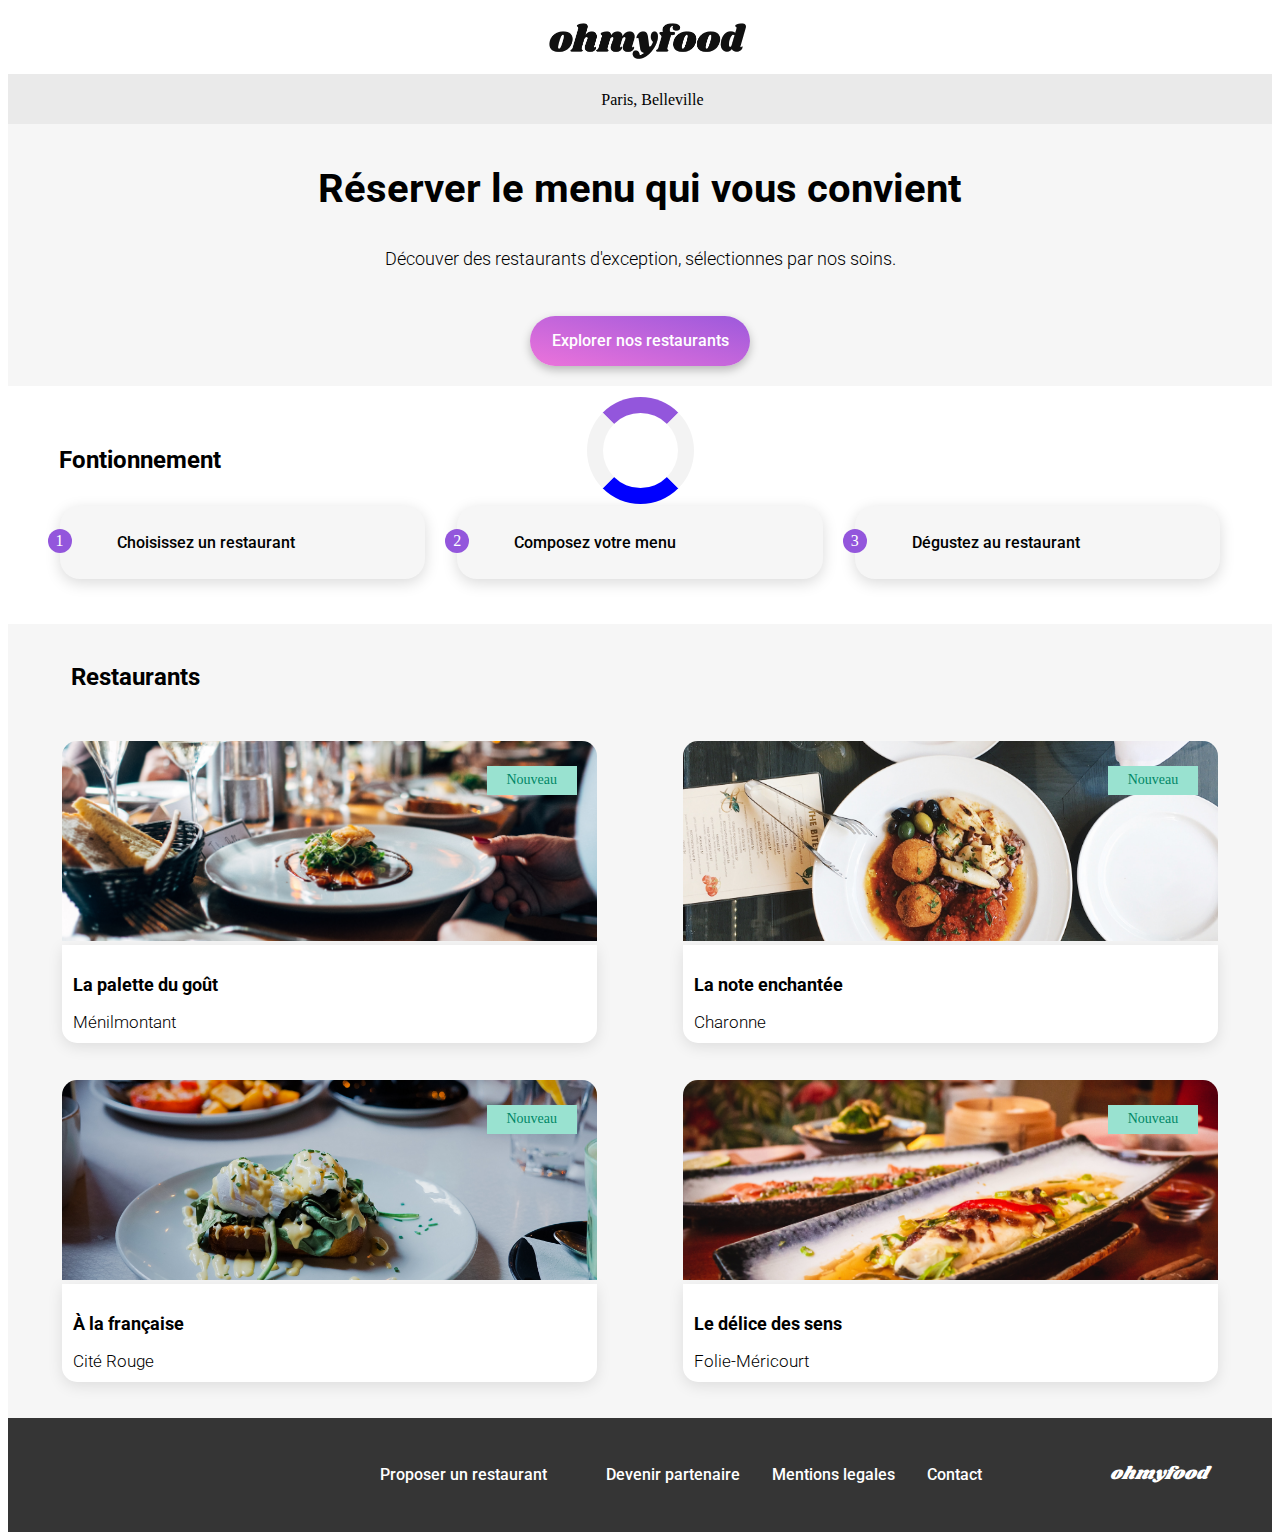
<file: index.html>
<!DOCTYPE html>
<html lang="en">

<head>
    <meta charset="UTF-8">
    <meta name="viewport" content="width=device-width, initial-scale=1.0">
    <link rel="icon" type="images/svg+xml" href="./assets/images/logo/ohmyfood@2x.svg"> 
    <title>ohmyfood</title>

    <!--Links Icons-->
    <link rel="stylesheet" href="https://cdnjs.cloudflare.com/ajax/libs/font-awesome/6.2.1/css/all.min.css" integrity="sha512-MV7K8+y+gLIBoVD59lQIYicR65iaqukzvf/nwasF0nqhPay5w/9lJmVM2hMDcnK1OnMGCdVK+iQrJ7lzPJQd1w==" crossorigin="anonymous" referrerpolicy="no-referrer">

    <!--Link CSS-->
    <link rel="stylesheet" href="./assets/css/style.css">
</head>

<body class="">


    <div class="container">
        

        <div class="loader"></div>

        <!-- Header starts -->
        <header>

            <div class="logo">
                <img src="./assets/images/logo/ohmyfood.png" alt="our logo">

            </div>

            <div class="location">
                <i class="fa-solid fa-location-dot"> </i>
                <p>Paris, Belleville</p>
            </div>

            <!-- Header End -->
        </header>


        
        <main>
            <!-- home start -->
            <section class="home">

                <div class="home-info">
            
                    <h1 class="heros_title">Réserver le menu qui vous convient</h1>

                    <p class="heros_text">Découver des restaurants d'exception, sélectionnes par nos soins. </p>
                    
                    <button class="btn_explore">Explorer nos restaurants</button>
                </div>

            </section>

            <!-- home end -->

            <!-- section fontionnement start -->

            <section class="section-fontionnement">

                <h2>Fontionnement</h2>

                <div class="fontionnement">

                    <div class="main-fontionnement">
                        <span class="function__list__element__box__circle">1</span>
                        <a href="" class="fontionnement-textIcons">
                            <i class="fa-solid fa-mobile-screen-button"></i>
                            <p>Choisissez un restaurant</p>
                        </a>


                    </div>

                    <div class="main-fontionnement">
                        <span class="function__list__element__box__circle">2</span>
                        <a href="" class="fontionnement-textIcons">
                            <i class="fa-solid fa-list"></i>
                            <p>Composez votre menu</p>
                        </a>

                    </div>

                    <div class="main-fontionnement">
                        <span class="function__list__element__box__circle">3</span>
                        <a href="" class="fontionnement-textIcons">

                            <i class="fa-solid fa-store"></i>
                            <p>Dégustez au restaurant</p>
                        </a>

                    </div>
                </div>

            </section>

            <!-- section fontionnement end -->

            <!-- restaurant -->
            <article>

                <h2>Restaurants</h2>

                <div class="main-restaurant">


                    <div class="restaurant-textIcon ">
                        <a href="./palette.html">
                            <img src="./assets/images/restaurants/jay-wennington-N_Y88TWmGwA-unsplash.jpg " alt="menu ">

                            <div class="text-img">

                                <div class="blockOne ">
                                    <h3>La palette du goût</h3>
                                    <p>Ménilmontant</p>
                                </div>
                                <div class="blockTwo ">
                                    <i class="fa-regular fa-heart "></i>

                                </div>
                            </div>
                            <span class="discount ">Nouveau</span>
                        </a>
                    </div>



                    <div class="restaurant-textIcon ">
                        <a href="./lanote.html">
                            <img src="./assets/images/restaurants/stil-u2Lp8tXIcjw-unsplash.jpg " alt="menu ">

                            <div class="text-img">

                                <div class="blockOne ">
                                    <h3>La note enchantée</h3>
                                    <p>Charonne</p>
                                </div>
                                <div class="blockTwo ">
                                    <i class="fa-solid fa-heart "></i>
                                </div>

                            </div>
                            <span class="discount ">Nouveau</span>

                        </a>

                    </div>



                    <div class="restaurant-textIcon ">

                        <a href="./lafrancais.html">
                            <img src="./assets/images/restaurants/toa-heftiba-DQKerTsQwi0-unsplash.jpg " alt="menu ">

                            <div class="text-img">

                                <div class="blockOne ">
                                    <h3>À la française</h3>
                                    <p>Cité Rouge
                                    </p>
                                </div>
                                <div class="blockTwo ">
                                    <i class="fa-solid fa-heart "></i>
                                </div>
                            </div>
                            <span class="discount ">Nouveau</span>
                        </a>
                    </div>


                    <div class="restaurant-textIcon ">
                        <a href="./delice.html">
                            <img src="./assets/images/restaurants/louis-hansel-shotsoflouis-qNBGVyOCY8Q-unsplash.jpg " alt="menu ">

                            <div class="text-img">

                                <div class="blockOne ">
                                    <h3>Le délice des sens</h3>
                                    <p>Folie-Méricourt</p>
                                </div>
                                <div class="blockTwo ">
                                    <i class="fa-solid fa-heart "></i>
                                </div>
                            </div>
                            <span class="discount ">Nouveau</span>
                        </a>

                    </div>

                </div>
            </article>

        </main>

        <footer>
            <div class="main_footer ">

                <p class="logoFooter ">ohmyfood</p>

                <div class="footer_text ">

                    <a href=" "><i class="fa-solid fa-utensils "></i>  Proposer un restaurant</a>

                    <a href=" "><i class="fa-solid fa-handshake-angle "> </i>  Devenir partenaire</a>
                    <a>Mentions legales</a>
                    <a href="mailto:email@example.com">Contact</a>
                </div>

            </div>
        </footer>
    </div>


</body>

</html>
</file>
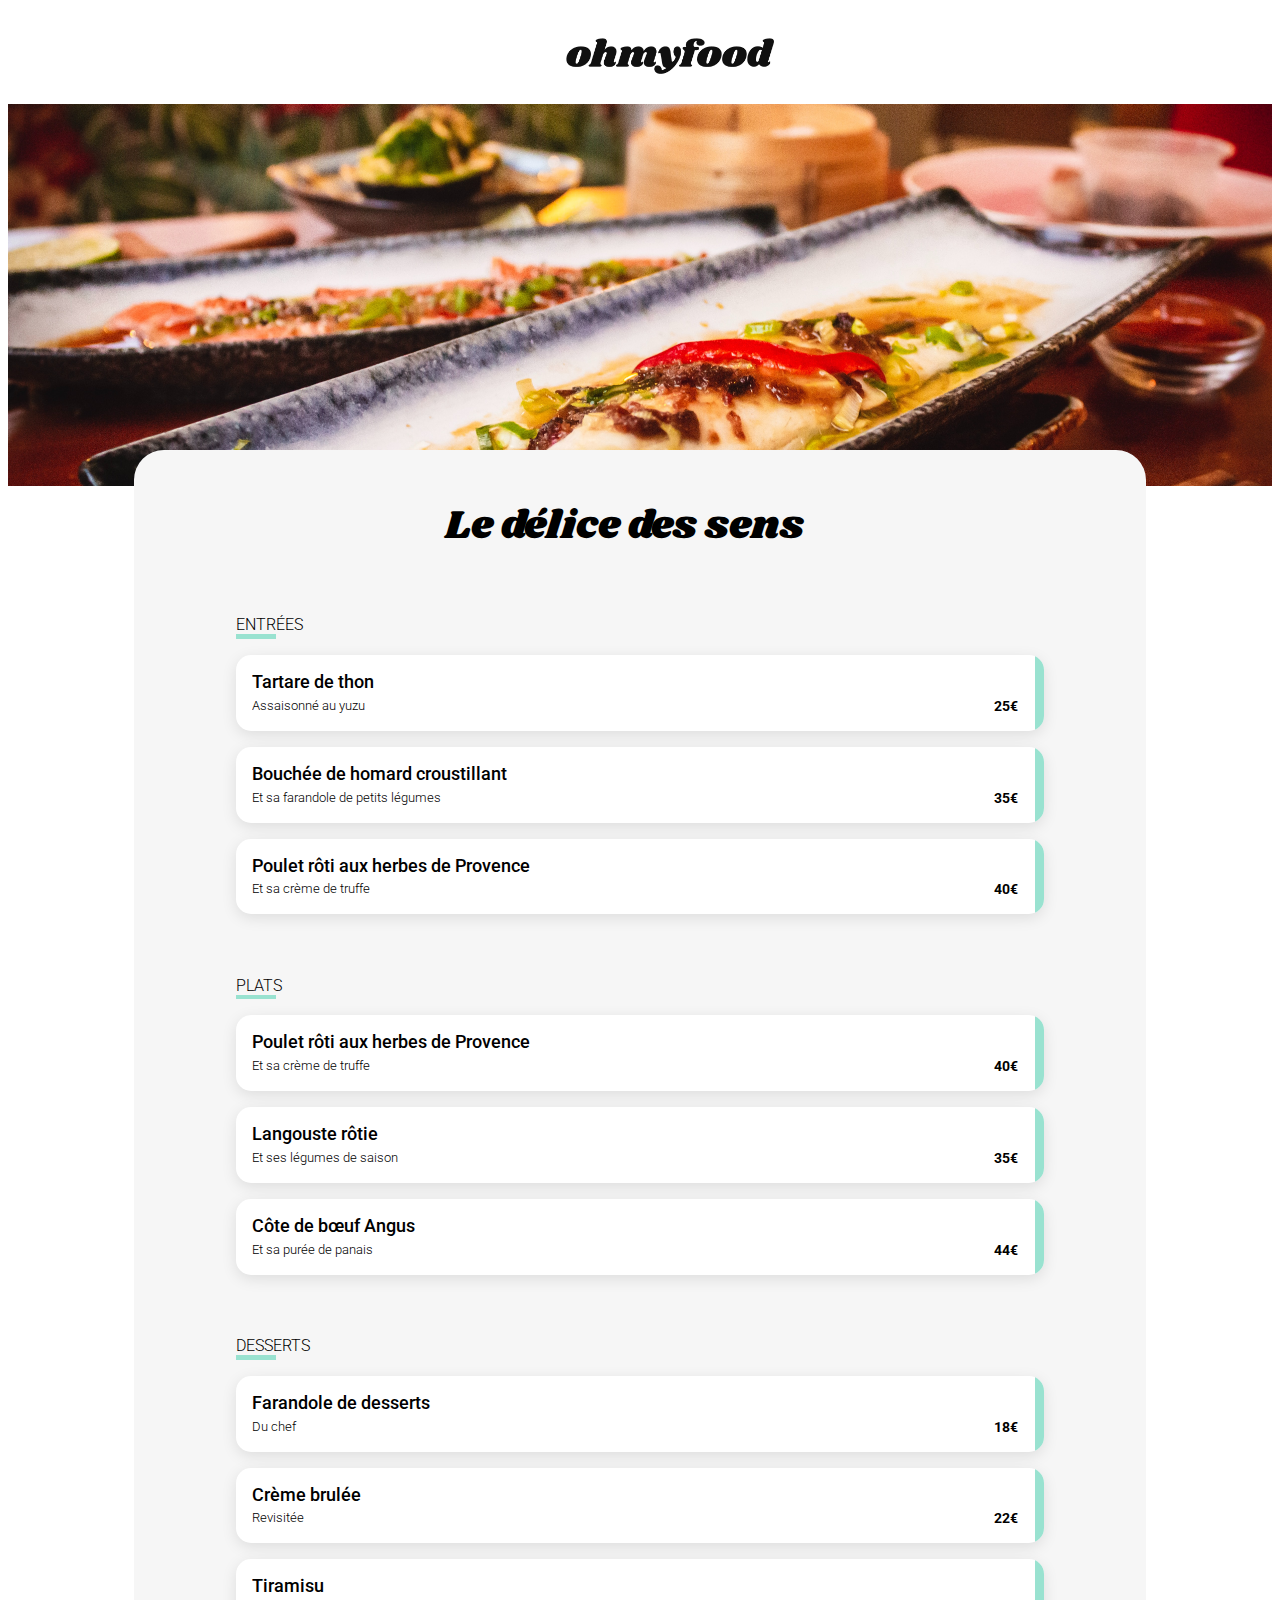
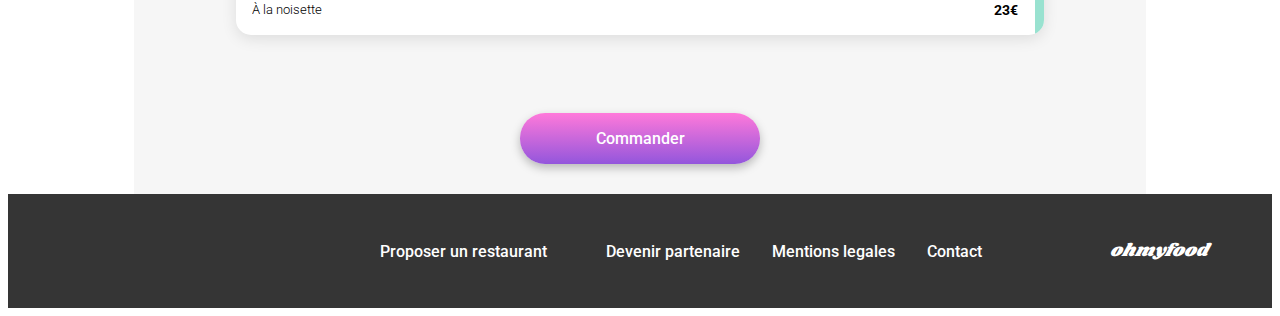
<file: delice.html>
<!DOCTYPE html>
<html lang="fr">

<head>
    <meta charset="UTF-8">
    <meta name="viewport" content="width=device-width, initial-scale=1.0">
    <link rel="icon" type="image/svg+xml" href="../../assets/logo/ohmyfood@2x.svg">

    <link rel="stylesheet" href="https://cdnjs.cloudflare.com/ajax/libs/font-awesome/6.4.2/css/all.min.css" integrity="sha512-z3gLpd7yknf1YoNbCzqRKc4qyor8gaKU1qmn+CShxbuBusANI9QpRohGBreCFkKxLhei6S9CQXFEbbKuqLg0DA==" crossorigin="anonymous" referrerpolicy="no-referrer">

    <title>Le délice des sens</title>

    <!--Link CSS-->
    <link rel="stylesheet" type="text/css" href="./assets/css/menu.css">
    <link rel="stylesheet" href="./assets/css/style.css">
</head>

<body>

    <div class="container">

        <header class="main_header">
            
                <a href="./index.html"><i class="fa-solid fa-arrow-left"></i></a>
                
            <div class="logo-menu">
               
                <img src="./assets/images/logo/ohmyfood.png" alt="our logo">

            </div>
        </header>

        <main>

            <div class="block_header">
                <img src="./assets/images/restaurants/louis-hansel-shotsoflouis-qNBGVyOCY8Q-unsplash.jpg" alt="">
            </div>
            <section>

                <div class="main_content_child">
                    <div class="main__content__h1">
                        <h1 class="main__content__h1__title">
                            Le délice des sens
                        </h1>
                        <i class="fa-regular fa-heart main__content__h1__heart"></i>
                    </div>

                    <h2 class="main__content__title">ENTRÉES</h2>
                    <article class="main__content__entree progress">
                        <section class="main__content__entree__menu entree-1">
                            <div class="plat">
                                <p class="main__content__entree__menu__title">Tartare de thon</p>
                                <div class="main__content__entree__menu__detail">
                                    <p class="main__content__entree__menu__detail__and">Assaisonné au yuzu</p>
                                    <p class="main__content__entree__menu__detail__price">25€</p>
                                </div>
                            </div>
                            <div>
                                <div class="main__content__entree__menu__check">
                                    <i class="fa-solid fa-circle-check main__content__entree__menu__check__icon"></i> 
                                </div>
                            </div>
                        </section>
                        <section class="main__content__entree__menu entree-2">
                            <div class="plat">
                                <p class="main__content__entree__menu__title">Bouchée de homard croustillant </p>
                                <div class="main__content__entree__menu__detail">
                                    <p class="main__content__entree__menu__detail__and">Et sa farandole de petits légumes</p>
                                    <p class="main__content__entree__menu__detail__price">35€</p>
                                </div>
                            </div>
                            <div>
                                <div class="main__content__entree__menu__check">
                                    <i class="fa-solid fa-circle-check main__content__entree__menu__check__icon"></i>
                                </div>
                            </div>
                        </section>

                        <section class="main__content__entree__menu entree-3">
                            <div class="plat">
                                <p class="main__content__entree__menu__title">Poulet rôti aux herbes de Provence  </p>
                                <div class="main__content__entree__menu__detail">
                                    <p class="main__content__entree__menu__detail__and">Et sa crème de truffe</p>
                                    <p class="main__content__entree__menu__detail__price">40€</p>
                                </div>
                            </div>
                            <div>
                                <div class="main__content__entree__menu__check">
                                    <i class="fa-solid fa-circle-check main__content__entree__menu__check__icon"></i> 
                                </div>
                            </div>
                        </section>
                    </article>

                    <h2 class="main__content__title">PLATS</h2>
                    <article class="main__content__entree progress">
                        <section class="main__content__entree__menu plat-1">
                            <div class="plat">
                                <p class="main__content__entree__menu__title">Poulet rôti aux herbes de Provence</p>
                                <div class="main__content__entree__menu__detail">
                                    <p class="main__content__entree__menu__detail__and">Et sa crème de truffe</p>
                                    <p class="main__content__entree__menu__detail__price">40€</p>
                                </div>
                            </div>
                            <div>
                                <div class="main__content__entree__menu__check">
                                    <i class="fa-solid fa-circle-check main__content__entree__menu__check__icon"></i> 
                                </div>
                            </div>
                        </section>

                        <section class="main__content__entree__menu plat-2">
                            <div class="plat">
                                <p class="main__content__entree__menu__title">Langouste rôtie</p>
                                <div class="main__content__entree__menu__detail">
                                    <p class="main__content__entree__menu__detail__and">Et ses légumes de saison</p>
                                    <p class="main__content__entree__menu__detail__price">35€</p>
                                </div>
                            </div>
                              
                          
                            <div>
                                <div class="main__content__entree__menu__check">
                                    <i class="fa-solid fa-circle-check main__content__entree__menu__check__icon"></i>
                                </div>
                            </div>
                        </section>

                        <section class="main__content__entree__menu plat-3">
                            <div class="plat">
                                <p class="main__content__entree__menu__title">Côte de bœuf Angus</p>
                                <div class="main__content__entree__menu__detail">
                                    <p class="main__content__entree__menu__detail__and">Et sa purée de panais</p>
                                    <p class="main__content__entree__menu__detail__price">44€</p>
                                </div>
                            </div>
                            <div>
                                <div class="main__content__entree__menu__check">
                                    <i class="fa-solid fa-circle-check main__content__entree__menu__check__icon"></i> 
                                </div>
                            </div>
                        </section>
                    </article>

                    <h2 class="main__content__title">DESSERTS</h2>
                    <article class="main__content__entree progress">
                        <section class="main__content__entree__menu dessert-1">
                            <div class="plat">
                                <p class="main__content__entree__menu__title">Farandole de desserts</p>
                                <div class="main__content__entree__menu__detail">
                                    <p class="main__content__entree__menu__detail__and">Du chef</p>
                                    <p class="main__content__entree__menu__detail__price">18€</p>
                                </div>
                            </div>
                            <div>
                                <div class="main__content__entree__menu__check">
                                    <i class="fa-solid fa-circle-check main__content__entree__menu__check__icon"></i>
                                </div>
                            </div>
                        </section>
                        <section class="main__content__entree__menu dessert-2">
                            <div class="plat">
                                <p class="main__content__entree__menu__title">Crème brulée</p>
                                <div class="main__content__entree__menu__detail">
                                    <p class="main__content__entree__menu__detail__and">Revisitée</p>
                                    <p class="main__content__entree__menu__detail__price">22€</p>
                                </div>
                            </div>
                            <div>
                                <div class="main__content__entree__menu__check">
                                    <i class="fa-solid fa-circle-check main__content__entree__menu__check__icon"></i>
                                </div>
                            </div>
                        </section>
                        <section class="main__content__entree__menu dessert-3">
                            <div class="plat">
                                <p class="main__content__entree__menu__title">Tiramisu</p>
                                <div class="main__content__entree__menu__detail">
                                    <p class="main__content__entree__menu__detail__and">À la noisette</p>
                                    <p class="main__content__entree__menu__detail__price">23€</p>
                                </div>
                            </div>
                            <div>
                                <div class="main__content__entree__menu__check">
                                    <i class="fa-solid fa-circle-check main__content__entree__menu__check__icon"></i> 
                                </div>
                            </div>

                        </section>
                    </article>

                    <button class="button main__content__order">Commander</button>
                </div>
        </main>


        <footer>
            <div class="main_footer ">

                <p class="logoFooter ">ohmyfood</p>

                <div class="footer_text ">

                    <a href=" "><i class="fa-solid fa-utensils "></i>  Proposer un restaurant</a>

                    <a href=" "><i class="fa-solid fa-handshake-angle "> </i>  Devenir partenaire</a>
                    <a>Mentions legales</a>
                    <a href="mailto:email@example.com">Contact</a>
                </div>

            </div>
        </footer>
    </div>
</body>

</html>
</file>
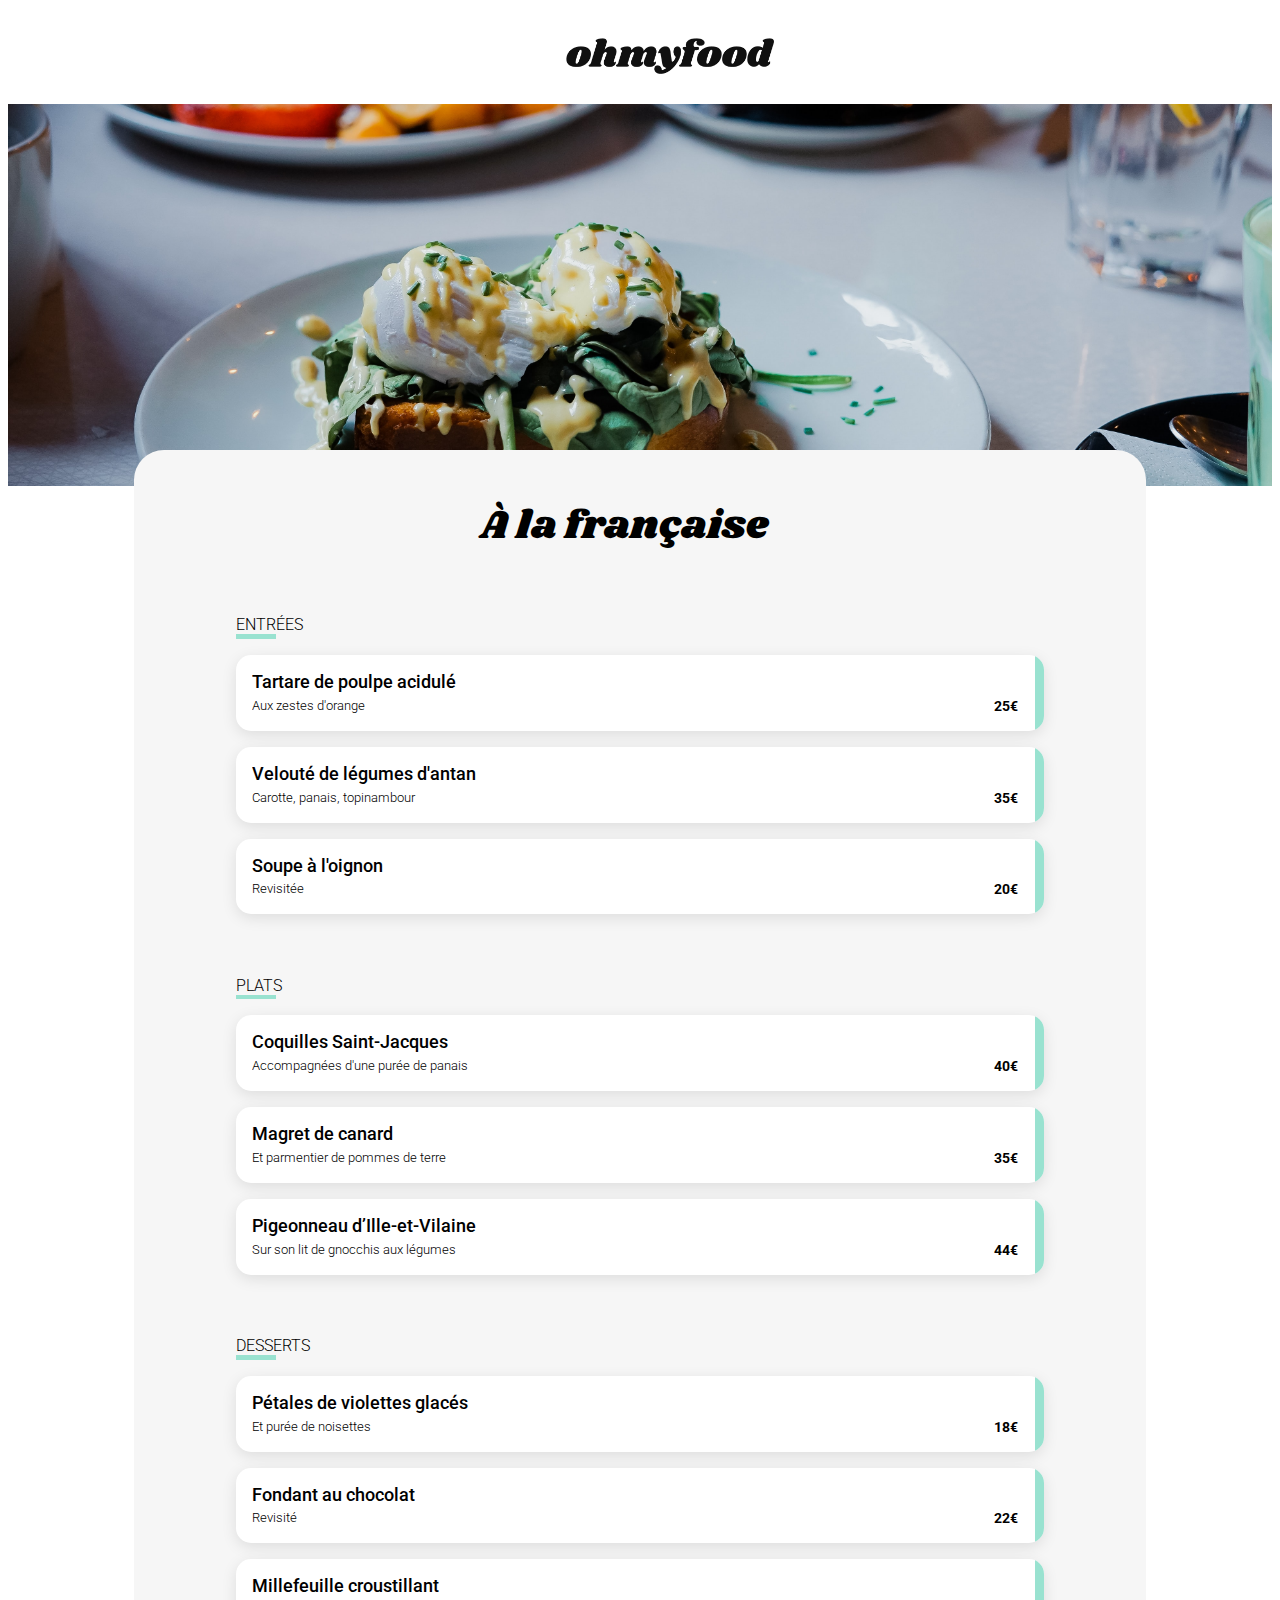
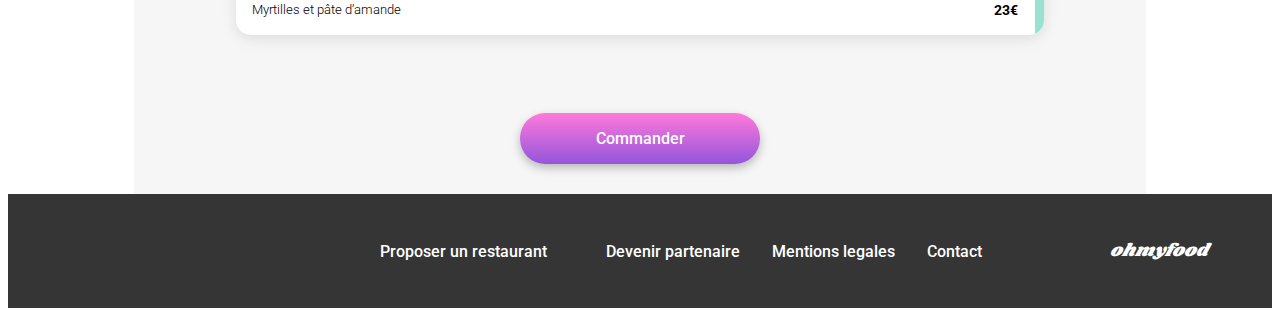
<file: lafrancais.html>
<!DOCTYPE html>
<html lang="fr">

<head>
    <meta charset="UTF-8">
    <meta name="viewport" content="width=device-width, initial-scale=1.0">
    <link rel="icon" type="image/svg+xml" href="../../assets/logo/ohmyfood@2x.svg">

    <link rel="stylesheet" href="https://cdnjs.cloudflare.com/ajax/libs/font-awesome/6.4.2/css/all.min.css" integrity="sha512-z3gLpd7yknf1YoNbCzqRKc4qyor8gaKU1qmn+CShxbuBusANI9QpRohGBreCFkKxLhei6S9CQXFEbbKuqLg0DA==" crossorigin="anonymous" referrerpolicy="no-referrer">

    <title> À la française</title>

    <!--Link CSS-->
    <link rel="stylesheet" type="text/css" href="./assets/css/menu.css">
    <link rel="stylesheet" href="./assets/css/style.css">
</head>

<body>

    <div class="container">

        <header class="main_header">
            
            <a href="./index.html"><i class="fa-solid fa-arrow-left"></i></a>
            
        <div class="logo-menu">
           
            <img src="./assets/images/logo/ohmyfood.png" alt="our logo">

        </div>
    </header>

        <main>

            <div class="block_header">
                <img src="./assets/images/restaurants/toa-heftiba-DQKerTsQwi0-unsplash.jpg" alt="">
            </div>
            <section>

                <div class="main_content_child">
                    <div class="main__content__h1">
                        <h1 class="main__content__h1__title">
                            À la française
                        </h1>
                        <i class="fa-regular fa-heart main__content__h1__heart"></i>
                    </div>

                    <h2 class="main__content__title">ENTRÉES</h2>
                    <article class="main__content__entree progress">
                        <section class="main__content__entree__menu entree-1">
                            <div class="plat">
                                <p class="main__content__entree__menu__title">Tartare de poulpe acidulé</p>
                                <div class="main__content__entree__menu__detail">
                                    <p class="main__content__entree__menu__detail__and">Aux zestes d'orange</p>
                                    <p class="main__content__entree__menu__detail__price">25€</p>
                                </div>
                            </div>
                            <div>
                                <div class="main__content__entree__menu__check">
                                    <i class="fa-solid fa-circle-check main__content__entree__menu__check__icon"></i> 
                                </div>
                            </div>
                        </section>
                        <section class="main__content__entree__menu entree-2">
                            <div class="plat">
                                <p class="main__content__entree__menu__title">Velouté de légumes d'antan </p>
                                <div class="main__content__entree__menu__detail">
                                    <p class="main__content__entree__menu__detail__and">Carotte, panais, topinambour</p>
                                    <p class="main__content__entree__menu__detail__price">35€</p>
                                </div>
                            </div>
                            <div>
                                <div class="main__content__entree__menu__check">
                                    <i class="fa-solid fa-circle-check main__content__entree__menu__check__icon"></i> 
                                </div>
                            </div>
                        </section>

                        <section class="main__content__entree__menu entree-3">
                            <div class="plat">
                                <p class="main__content__entree__menu__title">Soupe à l'oignon</p>
                                <div class="main__content__entree__menu__detail">
                                    <p class="main__content__entree__menu__detail__and">Revisitée</p>
                                    <p class="main__content__entree__menu__detail__price">20€</p>
                                </div>
                            </div>
                            <div>
                                <div class="main__content__entree__menu__check">
                                    <i class="fa-solid fa-circle-check main__content__entree__menu__check__icon"></i> 
                                </div>
                            </div>
                        </section>
                    </article>

                    <h2 class="main__content__title">PLATS</h2>
                    <article class="main__content__entree progress">
                        <section class="main__content__entree__menu plat-1">
                            <div class="plat">
                                <p class="main__content__entree__menu__title">Coquilles Saint-Jacques</p>
                                <div class="main__content__entree__menu__detail">
                                    <p class="main__content__entree__menu__detail__and">Accompagnées d'une purée de panais </p>
                                    <p class="main__content__entree__menu__detail__price">40€</p>
                                </div>
                            </div>
                            <div>
                                <div class="main__content__entree__menu__check">
                                    <i class="fa-solid fa-circle-check main__content__entree__menu__check__icon"></i> 
                                </div>
                            </div>
                        </section>

                        <section class="main__content__entree__menu plat-2">
                            <div class="plat">
                                <p class="main__content__entree__menu__title">Magret de canard</p>
                                <div class="main__content__entree__menu__detail">
                                    <p class="main__content__entree__menu__detail__and">Et parmentier de pommes de terre </p>
                                    <p class="main__content__entree__menu__detail__price">35€</p>
                                </div>
                            </div>
                            <div>
                                <div class="main__content__entree__menu__check">
                                     <i class="fa-solid fa-circle-check main__content__entree__menu__check__icon"></i> 
                                </div>
                            </div>
                        </section>

                        <section class="main__content__entree__menu plat-3">
                            <div class="plat">
                                <p class="main__content__entree__menu__title">Pigeonneau d’Ille-et-Vilaine</p>
                                <div class="main__content__entree__menu__detail">
                                    <p class="main__content__entree__menu__detail__and">Sur son lit de gnocchis aux légumes</p>
                                    <p class="main__content__entree__menu__detail__price">44€</p>
                                </div>
                            </div>
                            <div>
                                <div class="main__content__entree__menu__check">
                                    <i class="fa-solid fa-circle-check main__content__entree__menu__check__icon"></i>
                                </div>
                            </div>
                        </section>
                    </article>

                    <h2 class="main__content__title">DESSERTS</h2>
                    <article class="main__content__entree progress">
                        <section class="main__content__entree__menu dessert-1">
                            <div class="plat">
                                <p class="main__content__entree__menu__title">Pétales de violettes glacés</p>
                                <div class="main__content__entree__menu__detail">
                                    <p class="main__content__entree__menu__detail__and">Et purée de noisettes</p>
                                    <p class="main__content__entree__menu__detail__price">18€</p>
                                </div>
                            </div>
                            <div>
                                <div class="main__content__entree__menu__check">
                                    <i class="fa-solid fa-circle-check main__content__entree__menu__check__icon"></i> 
                                </div>
                            </div>
                        </section>
                        <section class="main__content__entree__menu dessert-2">
                            <div class="plat">
                                <p class="main__content__entree__menu__title">Fondant au chocolat</p>
                                <div class="main__content__entree__menu__detail">
                                    <p class="main__content__entree__menu__detail__and">Revisité</p>
                                    <p class="main__content__entree__menu__detail__price">22€</p>
                                </div>
                            </div>
                            <div>
                                <div class="main__content__entree__menu__check">
                                    <i class="fa-solid fa-circle-check main__content__entree__menu__check__icon"></i>
                                </div>
                            </div>
                        </section>
                        <section class="main__content__entree__menu dessert-3">
                            <div class="plat">
                                <p class="main__content__entree__menu__title">Millefeuille croustillant</p>
                                <div class="main__content__entree__menu__detail">
                                    <p class="main__content__entree__menu__detail__and">Myrtilles et pâte d’amande</p>
                                    <p class="main__content__entree__menu__detail__price">23€</p>
                                </div>
                            </div>
                            <div>
                                <div class="main__content__entree__menu__check">
                                    <i class="fa-solid fa-circle-check main__content__entree__menu__check__icon"></i> 
                                </div>
                            </div>

                        </section>
                    </article>

                    <button class="button main__content__order">Commander</button>
                </div>
        </main>


        <footer>
            <div class="main_footer ">

                <p class="logoFooter ">ohmyfood</p>

                <div class="footer_text ">

                    <a href=" "><i class="fa-solid fa-utensils "></i>  Proposer un restaurant</a>

                    <a href=" "><i class="fa-solid fa-handshake-angle "> </i>  Devenir partenaire</a>
                    <a>Mentions legales</a>
                    <a href="mailto:email@example.com">Contact</a>
                </div>

            </div>
        </footer>
    </div>
</body>

</html>
</file>
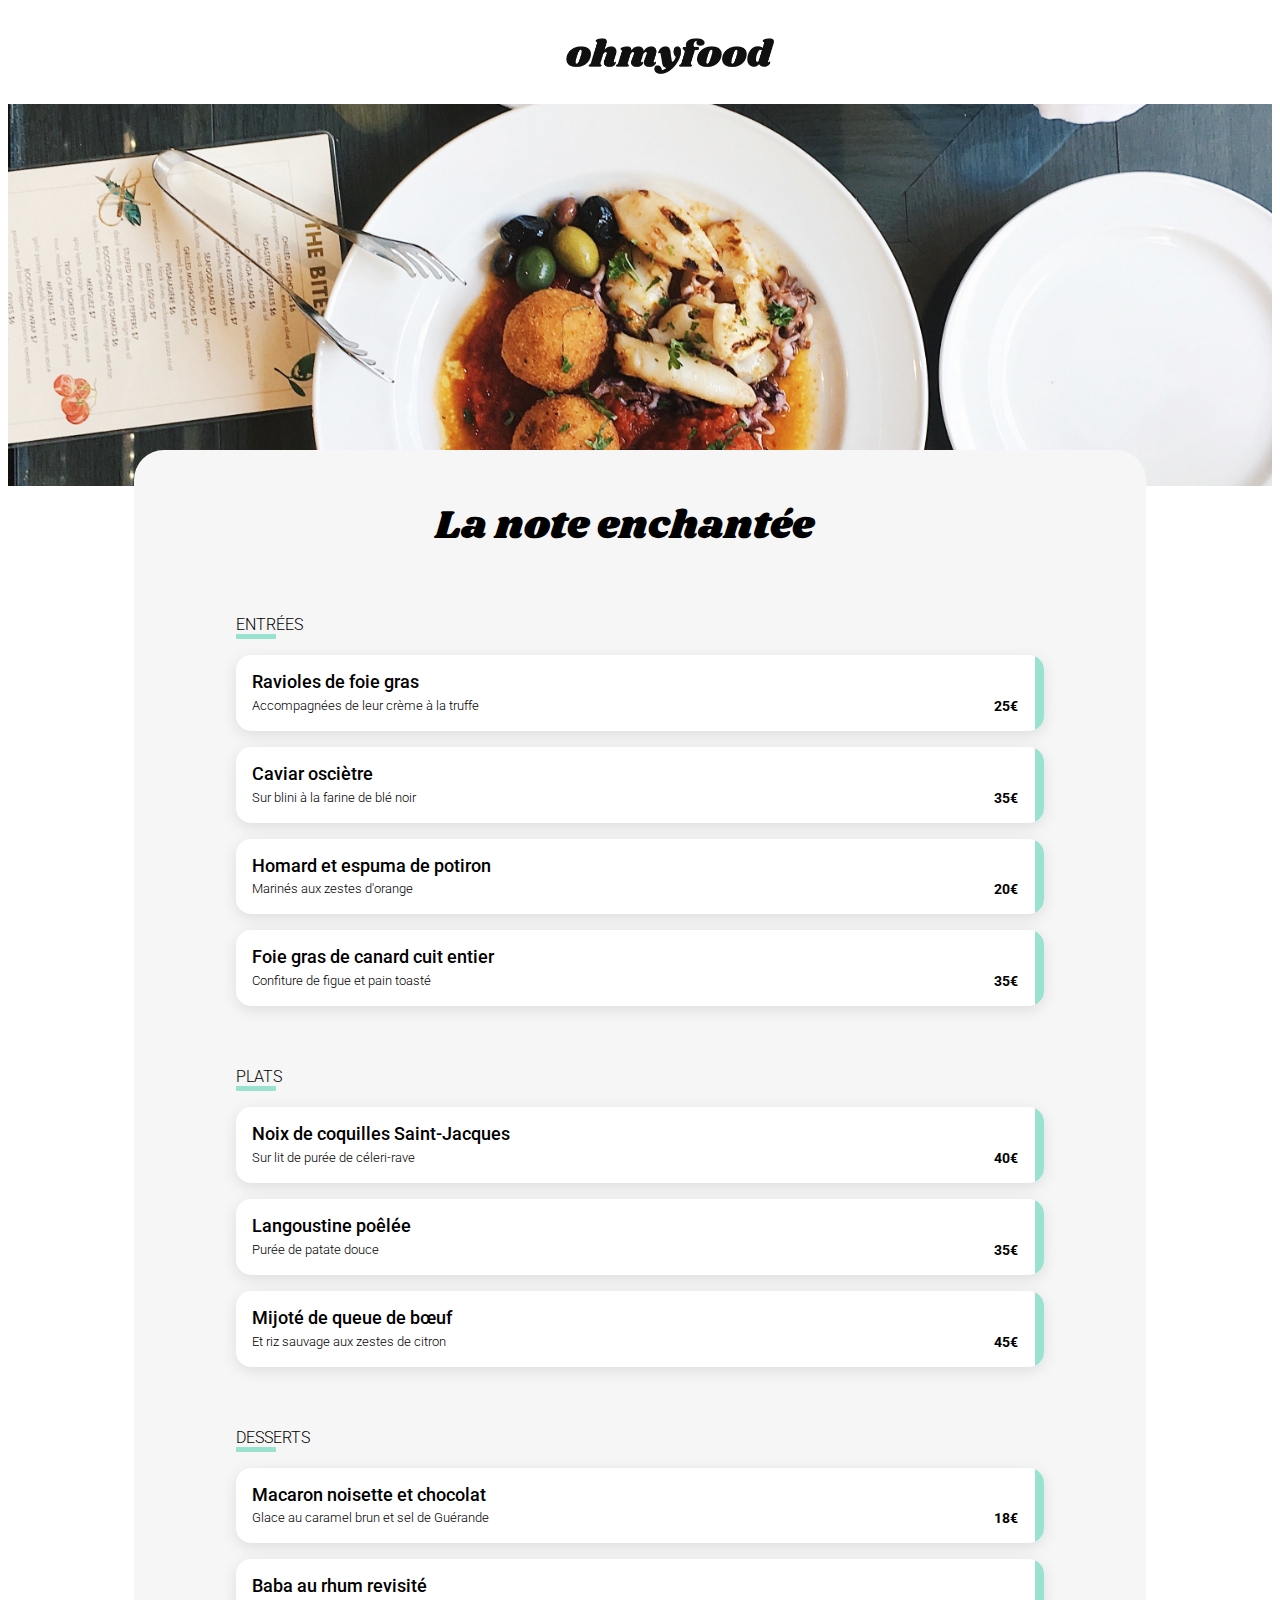
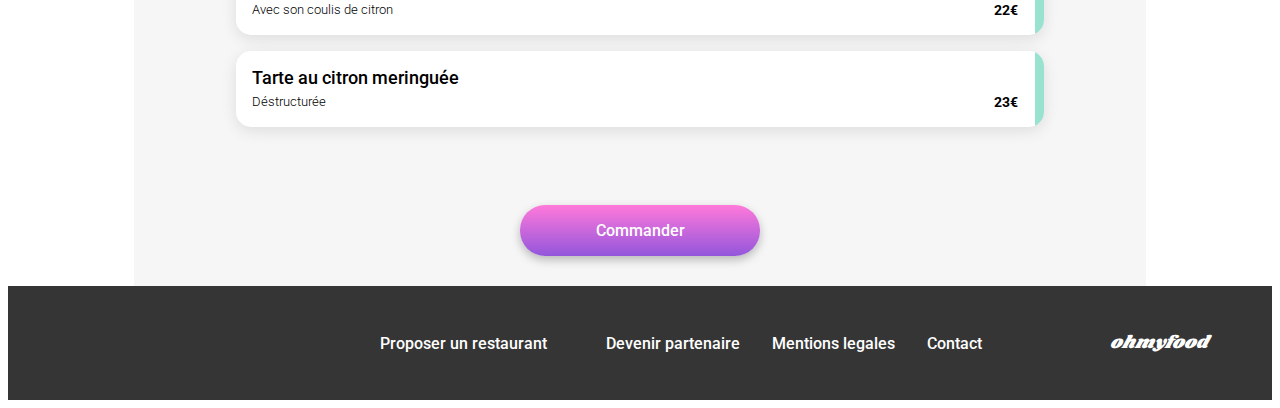
<file: lanote.html>
<!DOCTYPE html>
<html lang="fr">

<head>
    <meta charset="UTF-8">
    <meta name="viewport" content="width=device-width, initial-scale=1.0">
    <link rel="icon" type="image/svg+xml" href="../../assets/logo/ohmyfood@2x.svg">

    <link rel="stylesheet" href="https://cdnjs.cloudflare.com/ajax/libs/font-awesome/6.4.2/css/all.min.css" integrity="sha512-z3gLpd7yknf1YoNbCzqRKc4qyor8gaKU1qmn+CShxbuBusANI9QpRohGBreCFkKxLhei6S9CQXFEbbKuqLg0DA==" crossorigin="anonymous" referrerpolicy="no-referrer">

    <title>La note enchantée</title>

    <!--Link CSS-->
    <link rel="stylesheet" type="text/css" href="./assets/css/menu.css">
    <link rel="stylesheet" href="./assets/css/style.css">
</head>

<body>

    <div class="container">

        <header class="main_header">
            
            <a href="./index.html"><i class="fa-solid fa-arrow-left"></i></a>
            
        <div class="logo-menu">
           
            <img src="./assets/images/logo/ohmyfood.png" alt="our logo">

        </div>
    </header>

        <main>

            <div class="block_header">
                <img src="./assets/images/restaurants/stil-u2Lp8tXIcjw-unsplash.jpg" alt="">
            </div>
            <section>

                <div class="main_content_child">
                    <div class="main__content__h1">
                        <h1 class="main__content__h1__title">
                            La note enchantée
                        </h1>
                        <i class="fa-regular fa-heart main__content__h1__heart"></i>
                    </div>

                    <h2 class="main__content__title">ENTRÉES</h2>
                    <article class="main__content__entree progress">
                        <section class="main__content__entree__menu entree-1">
                            <div class="plat">
                                <p class="main__content__entree__menu__title">Ravioles de foie gras </p>
                                <div class="main__content__entree__menu__detail">
                                    <p class="main__content__entree__menu__detail__and">Accompagnées de leur crème à la truffe</p>
                                    <p class="main__content__entree__menu__detail__price">25€</p>
                                </div>
                            </div>
                            <div>
                                <div class="main__content__entree__menu__check">
                                    <i class="fa-solid fa-circle-check main__content__entree__menu__check__icon"></i> 
                                </div>
                            </div>
                        </section>
                        <section class="main__content__entree__menu entree-2">
                            <div class="plat">
                                <p class="main__content__entree__menu__title">Caviar osciètre  </p>
                                <div class="main__content__entree__menu__detail">
                                    <p class="main__content__entree__menu__detail__and">Sur blini à la farine de blé noir</p>
                                    <p class="main__content__entree__menu__detail__price">35€</p>
                                </div>
                            </div>
                            <div>
                                <div class="main__content__entree__menu__check">
                                    <i class="fa-solid fa-circle-check main__content__entree__menu__check__icon"></i>
                                </div>
                            </div>
                        </section>

                        <section class="main__content__entree__menu entree-3">
                            <div class="plat">
                                <p class="main__content__entree__menu__title">Homard et espuma de potiron</p>
                                <div class="main__content__entree__menu__detail">
                                    <p class="main__content__entree__menu__detail__and">Marinés aux zestes d'orange</p>
                                    <p class="main__content__entree__menu__detail__price">20€</p>
                                </div>
                            </div>
                            <div>
                                <div class="main__content__entree__menu__check">
                                    <i class="fa-solid fa-circle-check main__content__entree__menu__check__icon"></i>
                                </div>
                            </div>
                        </section>

                        <section class="main__content__entree__menu entree-3">
                            <div class="plat">
                                <p class="main__content__entree__menu__title">Foie gras de canard cuit entier</p>
                                <div class="main__content__entree__menu__detail">
                                    <p class="main__content__entree__menu__detail__and">Confiture de figue et pain toasté</p>
                                    <p class="main__content__entree__menu__detail__price">35€</p>
                                </div>
                            </div>
                            <div>
                                <div class="main__content__entree__menu__check">
                                    <i class="fa-solid fa-circle-check main__content__entree__menu__check__icon"></i>
                                </div>
                            </div>
                        </section>
                    </article>

                    <h2 class="main__content__title">PLATS</h2>
                    <article class="main__content__entree progress">
                        <section class="main__content__entree__menu plat-1">
                            <div class="plat">
                                <p class="main__content__entree__menu__title">Noix de coquilles Saint-Jacques</p>
                                <div class="main__content__entree__menu__detail">
                                    <p class="main__content__entree__menu__detail__and">Sur lit de purée de céleri-rave</p>
                                    <p class="main__content__entree__menu__detail__price">40€</p>
                                </div>
                            </div>
                            <div>
                                <div class="main__content__entree__menu__check">
                                    <i class="fa-solid fa-circle-check main__content__entree__menu__check__icon"></i> 
                                </div>
                            </div>
                        </section>

                        <section class="main__content__entree__menu plat-2">
                            <div class="plat">
                                <p class="main__content__entree__menu__title">Langoustine poêlée</p>
                                <div class="main__content__entree__menu__detail">
                                    <p class="main__content__entree__menu__detail__and">Purée de patate douce</p>
                                    <p class="main__content__entree__menu__detail__price">35€</p>
                                </div>
                            </div>
                            <div>
                                <div class="main__content__entree__menu__check">
                                    <i class="fa-solid fa-circle-check main__content__entree__menu__check__icon"></i>
                                </div>
                            </div>
                        </section>

                        <section class="main__content__entree__menu plat-3">
                            <div class="plat">
                                <p class="main__content__entree__menu__title">Mijoté de queue de bœuf </p>
                                <div class="main__content__entree__menu__detail">
                                    <p class="main__content__entree__menu__detail__and">Et riz sauvage aux zestes de citron </p>
                                    <p class="main__content__entree__menu__detail__price">45€</p>
                                </div>
                            </div>
                            <div>
                                <div class="main__content__entree__menu__check">
                                    <i class="fa-solid fa-circle-check main__content__entree__menu__check__icon"></i> 
                                </div>
                            </div>
                        </section>
                    </article>

                    <h2 class="main__content__title">DESSERTS</h2>
                    <article class="main__content__entree progress">
                        <section class="main__content__entree__menu dessert-1">
                            <div class="plat">
                                <p class="main__content__entree__menu__title">Macaron noisette et chocolat</p>
                                <div class="main__content__entree__menu__detail">
                                    <p class="main__content__entree__menu__detail__and">Glace au caramel brun et sel de Guérande</p>
                                    <p class="main__content__entree__menu__detail__price">18€</p>
                                </div>
                            </div>
                            <div>
                                <div class="main__content__entree__menu__check">
                                    <i class="fa-solid fa-circle-check main__content__entree__menu__check__icon"></i>
                                </div>
                            </div>
                        </section>
                        <section class="main__content__entree__menu dessert-2">
                            <div class="plat">
                                <p class="main__content__entree__menu__title">Baba au rhum revisité </p>
                                <div class="main__content__entree__menu__detail">
                                    <p class="main__content__entree__menu__detail__and">Avec son coulis de citron</p>
                                    <p class="main__content__entree__menu__detail__price">22€</p>
                                </div>
                            </div>
                            <div>
                                <div class="main__content__entree__menu__check">
                                    <i class="fa-solid fa-circle-check main__content__entree__menu__check__icon"></i>
                                </div>
                            </div>
                        </section>
                        <section class="main__content__entree__menu dessert-3">
                            <div class="plat">
                                <p class="main__content__entree__menu__title">Tarte au citron meringuée </p>
                                <div class="main__content__entree__menu__detail">
                                    <p class="main__content__entree__menu__detail__and">Déstructurée</p>
                                    <p class="main__content__entree__menu__detail__price">23€</p>
                                </div>
                            </div>
                            <div>
                                <div class="main__content__entree__menu__check">
                                <i class="fa-solid fa-circle-check main__content__entree__menu__check__icon"></i>
                                </div>
                            </div>

                        </section>
                    </article>

                    <button class="button main__content__order">Commander</button>
                </div>
        </main>


        <footer>
            <div class="main_footer ">

                <p class="logoFooter ">ohmyfood</p>

                <div class="footer_text ">

                    <a href=" "><i class="fa-solid fa-utensils "></i>  Proposer un restaurant</a>

                    <a href=" "><i class="fa-solid fa-handshake-angle "> </i>  Devenir partenaire</a>
                    <a>Mentions legales</a>
                    <a href="mailto:email@example.com">Contact</a>
                </div>

            </div>
        </footer>
    </div>
</body>

</html>
</file>
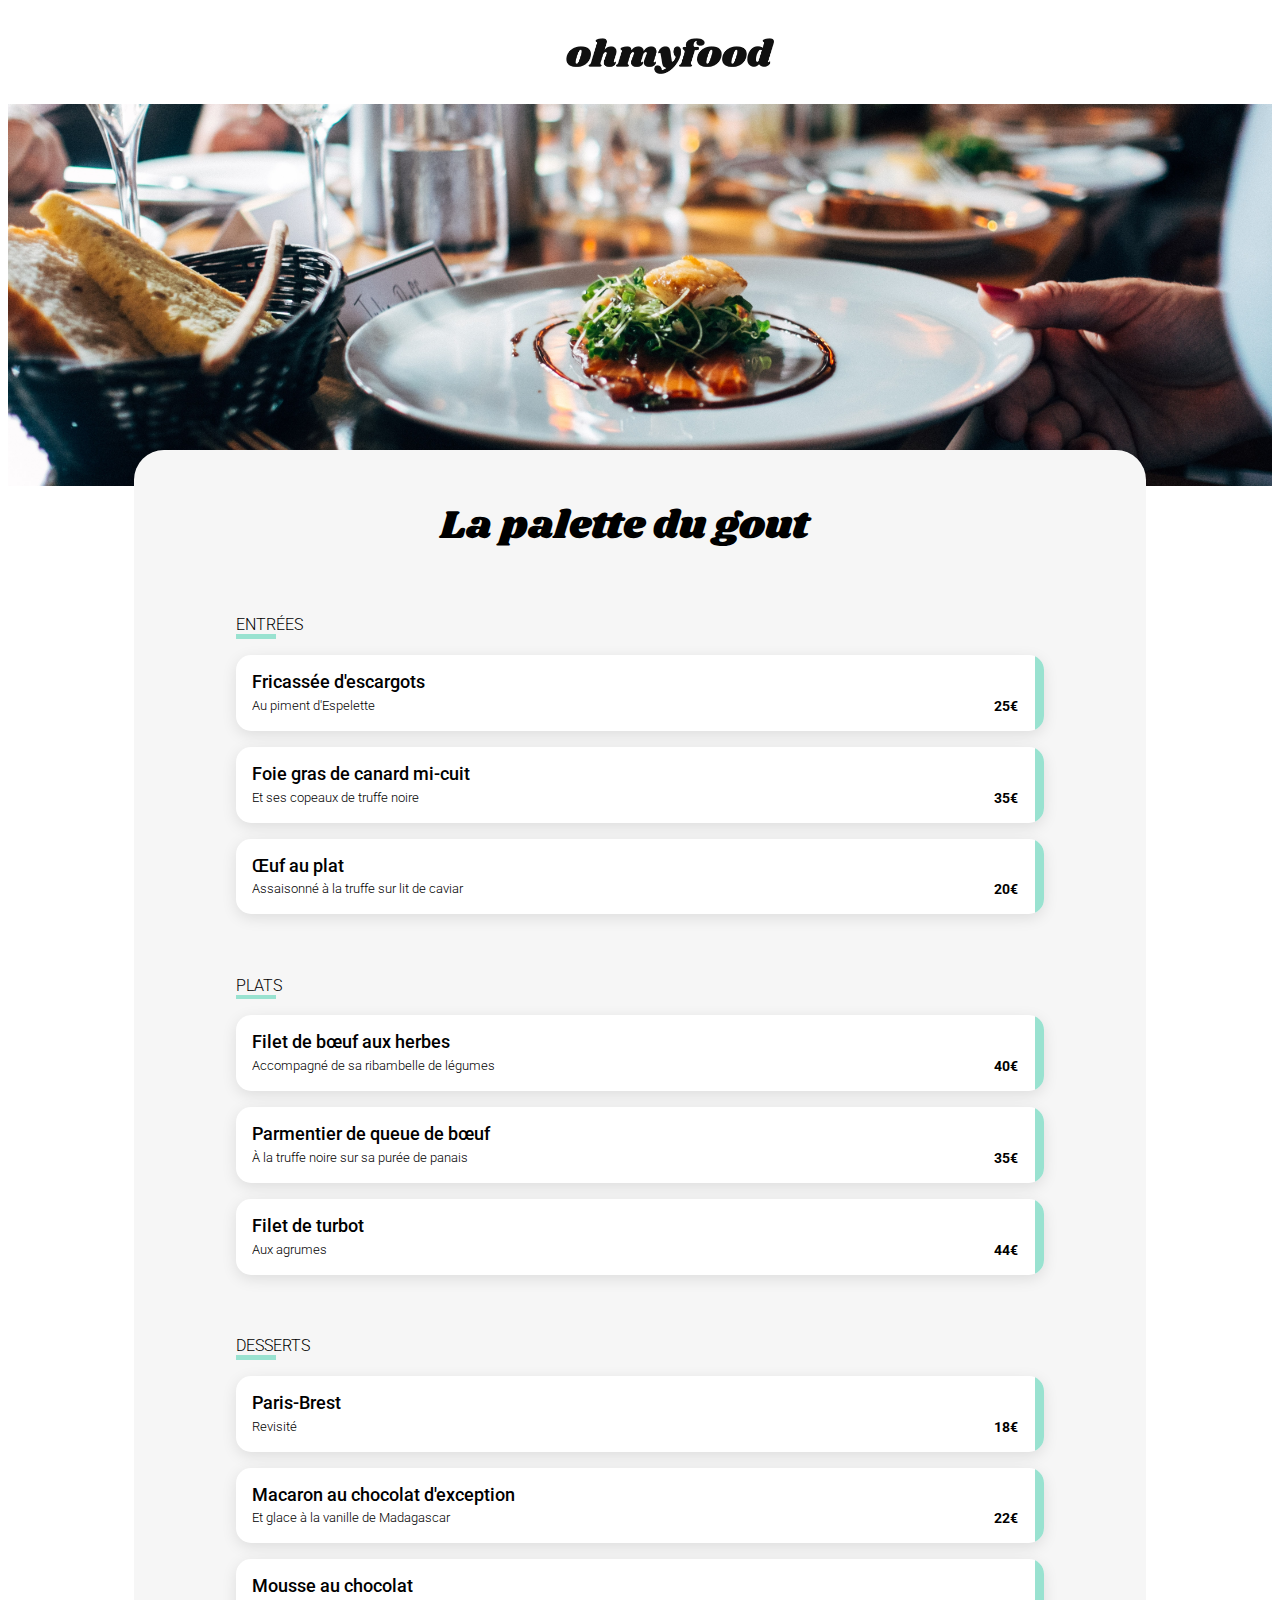
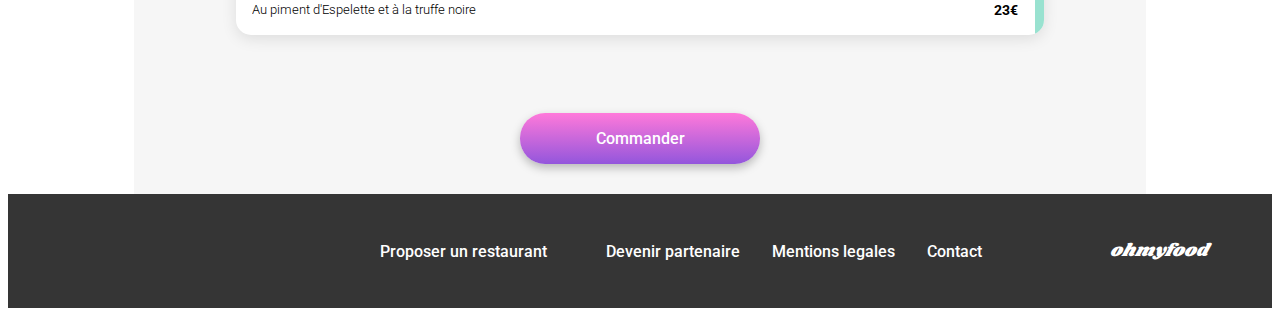
<file: palette.html>
<!DOCTYPE html>
<html lang="fr">

<head>
    <meta charset="UTF-8" />
    <meta name="viewport" content="width=device-width, initial-scale=1.0" />
    <link rel="icon" type="image/svg+xml" href="../../assets/logo/ohmyfood@2x.svg" />

    <link rel="stylesheet" href="https://cdnjs.cloudflare.com/ajax/libs/font-awesome/6.4.2/css/all.min.css"
        integrity="sha512-z3gLpd7yknf1YoNbCzqRKc4qyor8gaKU1qmn+CShxbuBusANI9QpRohGBreCFkKxLhei6S9CQXFEbbKuqLg0DA=="
        crossorigin="anonymous" referrerpolicy="no-referrer" />

    <title>La palette du gout</title>

    <!--Link CSS-->
    <link rel="stylesheet" type="text/css" href="./assets/css/menu.css" />
    <link rel="stylesheet" href="./assets/css/style.css" />
</head>

<body>
    <div class="container">
        <header class="main_header">
            <a href="./index.html"><i class="fa-solid fa-arrow-left"></i></a>

            <div class="logo-menu">
                <img src="./assets/images/logo/ohmyfood.png" alt="our logo" />
            </div>
        </header>

        <main>

            <div class="block_header">
                <img src="./assets/images/restaurants/jay-wennington-N_Y88TWmGwA-unsplash.jpg" alt="" />
            </div>

            <section>
                <div class="main_content_child">
                    <div class="main__content__h1">
                        <h1 class="main__content__h1__title">La palette du gout</h1>
                        <i class="fa-regular fa-heart main__content__h1__heart"></i>
                    </div>

                    <h2 class="main__content__title">ENTRÉES</h2>

                    <article class="main__content__entree progress">

                        <section class="main__content__entree__menu entree-1">
                            <div class="plat">
                                <p class="main__content__entree__menu__title">
                                    Fricassée d'escargots
                                </p>



                                <div class="main__content__entree__menu__detail">
                                    <p class="main__content__entree__menu__detail__and">
                                        Au piment d'Espelette
                                    </p>
                                    <p class="main__content__entree__menu__detail__price">
                                        25€
                                    </p>
                                </div>

                            </div>



                            <div>
                                <div class="main__content__entree__menu__check">
                                    <i class="fa-solid fa-circle-check main__content__entree__menu__check__icon"></i>
                                </div>
                            </div>
                        </section>
                        
                        <section class="main__content__entree__menu entree-2">
                            <div class="plat">
                                <p class="main__content__entree__menu__title">
                                    Foie gras de canard mi-cuit
                                </p>
                                <div class="main__content__entree__menu__detail">
                                    <p class="main__content__entree__menu__detail__and">
                                        Et ses copeaux de truffe noire
                                    </p>
                                    <p class="main__content__entree__menu__detail__price">
                                        35€
                                    </p>
                                </div>
                            </div>
                            <div>
                                <div class="main__content__entree__menu__check">
                                    <i class="fa-solid fa-circle-check main__content__entree__menu__check__icon"></i>
                                </div>
                            </div>
                        </section>

                        <section class="main__content__entree__menu entree-3">
                            <div class="plat">
                                <p class="main__content__entree__menu__title">Œuf au plat</p>
                                <div class="main__content__entree__menu__detail">
                                    <p class="main__content__entree__menu__detail__and">
                                        Assaisonné à la truffe sur lit de caviar
                                    </p>
                                    <p class="main__content__entree__menu__detail__price">
                                        20€
                                    </p>
                                </div>
                            </div>
                            <div>
                                <div class="main__content__entree__menu__check">
                                    <i class="fa-solid fa-circle-check main__content__entree__menu__check__icon"></i>
                                </div>
                            </div>
                        </section>
                    </article>

                    <h2 class="main__content__title">PLATS</h2>
                    <article class="main__content__entree progress">
                        <section class="main__content__entree__menu plat-1">
                            <div class="plat">
                                <p class="main__content__entree__menu__title">
                                    Filet de bœuf aux herbes
                                </p>
                                <div class="main__content__entree__menu__detail">
                                    <p class="main__content__entree__menu__detail__and">
                                        Accompagné de sa ribambelle de légumes
                                    </p>
                                    <p class="main__content__entree__menu__detail__price">
                                        40€
                                    </p>
                                </div>
                            </div>
                            <div>
                                <div class="main__content__entree__menu__check">
                                    <i class="fa-solid fa-circle-check main__content__entree__menu__check__icon"></i>
                                </div>
                            </div>
                        </section>

                        <section class="main__content__entree__menu plat-2">
                            <div class="plat">
                                <p class="main__content__entree__menu__title">
                                    Parmentier de queue de bœuf
                                </p>
                                <div class="main__content__entree__menu__detail">
                                    <p class="main__content__entree__menu__detail__and">
                                        À la truffe noire sur sa purée de panais
                                    </p>
                                    <p class="main__content__entree__menu__detail__price">
                                        35€
                                    </p>
                                </div>
                            </div>
                            <div>
                                <div class="main__content__entree__menu__check">
                                    <i class="fa-solid fa-circle-check main__content__entree__menu__check__icon"></i>
                                </div>
                            </div>
                        </section>

                        <section class="main__content__entree__menu plat-3">

                            <div class="plat">
                                <p class="main__content__entree__menu__title">
                                    Filet de turbot
                                </p>
                                <div class="main__content__entree__menu__detail">
                                    <p class="main__content__entree__menu__detail__and">
                                        Aux agrumes
                                    </p>
                                    <p class="main__content__entree__menu__detail__price">
                                        44€
                                    </p>
                                </div>
                            </div>

                            <div>
                                <div class="main__content__entree__menu__check">
                                    <i class="fa-solid fa-circle-check main__content__entree__menu__check__icon"></i>
                                </div>
                            </div>
                        </section>
                    </article>

                    <h2 class="main__content__title">DESSERTS</h2>

                    <article class="main__content__entree progress">
                        <section class="main__content__entree__menu dessert-1">
                            <div class="plat">
                                <p class="main__content__entree__menu__title">Paris-Brest</p>
                                <div class="main__content__entree__menu__detail">
                                    <p class="main__content__entree__menu__detail__and">
                                        Revisité
                                    </p>
                                    <p class="main__content__entree__menu__detail__price">
                                        18€
                                    </p>
                                </div>
                            </div>
                            <div>
                                <div class="main__content__entree__menu__check">
                                    <i class="fa-solid fa-circle-check main__content__entree__menu__check__icon"></i>
                                </div>
                            </div>
                        </section>

                        <section class="main__content__entree__menu dessert-2">
                            <div class="plat">
                                <p class="main__content__entree__menu__title">
                                    Macaron au chocolat d'exception
                                </p>
                                <div class="main__content__entree__menu__detail">
                                    <p class="main__content__entree__menu__detail__and">
                                        Et glace à la vanille de Madagascar
                                    </p>
                                    <p class="main__content__entree__menu__detail__price">
                                        22€
                                    </p>
                                </div>
                            </div>
                            <div>
                                <div class="main__content__entree__menu__check">
                                    <i class="fa-solid fa-circle-check main__content__entree__menu__check__icon"></i>
                                </div>
                            </div>
                        </section>

                        <section class="main__content__entree__menu dessert-3">
                            <div class="plat">
                                <p class="main__content__entree__menu__title">
                                    Mousse au chocolat
                                </p>
                                <div class="main__content__entree__menu__detail">
                                    <p class="main__content__entree__menu__detail__and">
                                        Au piment d'Espelette et à la truffe noire
                                    </p>
                                    <p class="main__content__entree__menu__detail__price">
                                        23€
                                    </p>
                                </div>
                            </div>
                            <div>
                                <div class="main__content__entree__menu__check">
                                    <i class="fa-solid fa-circle-check main__content__entree__menu__check__icon"></i>
                                </div>
                            </div>
                        </section>

                    </article>

                    <button class="button main__content__order">Commander</button>
                </div>
            </section>
        </main>

        <footer>
            <div class="main_footer">
                <p class="logoFooter">ohmyfood</p>

                <div class="footer_text">
                    <a href=" "><i class="fa-solid fa-utensils"></i> Proposer un restaurant</a>

                    <a href=" "><i class="fa-solid fa-handshake-angle"> </i> Devenir
                        partenaire</a>
                    <a>Mentions legales</a>
                    <a href="mailto:email@example.com">Contact</a>
                </div>
            </div>
        </footer>
    </div>
</body>

</html>
</file>
<file: assets/css/style.css>
@import url("https://fonts.googleapis.com/css2?family=Roboto:wght@300;400;500;700&family=Shrikhand&display=swap");




* {

  box-sizing: border-box;
}

.container {
  width: 100%;

  overflow-x: hidden;
  scroll-behavior: smooth;
  height: auto;
  margin: 0 auto;
  padding: 0;
}


a {
  text-decoration: none;
}

/*Loading page*/

header .location,
main,
footer {
  animation: hero ease-in-out 5s, 3s backwards;

}

@keyframes hero {
  0% {
    opacity: 0;
  }

  100% {
    opacity: 1;
  }
}

.loader {
  width: 100%;
  height: 100%;
  position: absolute;
  top: 0;
  left: 0;
  overflow: hidden;
  pointer-events: none;
  display: flex;
  align-items: center;
  justify-content: center;
  margin: 0 auto;
  animation: loader 3s forwards;
}


.loader::after {
  content: "";
  width: 75px;
  height: 75px;
  border: 16px solid #f3f3f3;
  border-top: 16px solid #9356DC;
  border-bottom: 16px solid blue;
  border-radius: 50%;
  animation: loading 3s;
}

@keyframes loader {
  0% {
    opacity: 0;
  }

  60% {
    opacity: 1;
  }

  100% {
    opacity: 0;
  }
}

@keyframes loading {
  from {
    transform: rotate(0turn)
  }

  to {
    transform: rotate(1turn)
  }
}

/*Loading page end*/

/* header start*/

header {
  display: flex;
  align-items: center;
  justify-content: space-between;
  flex-direction: column;
}

header .logo {
  display: flex;
  justify-content: center;
  text-align: center;
  gap: 4rem;
  width: 100%;
}

.logo {
  padding: 15px 0px 15px 15px;
  font-family: Shrikhand;
  font-size: 30px;
  font-style: italic;
  font-weight: 400;
  line-height: 44px;
  letter-spacing: 0em;
}

.logo img {
  width: 197px;
  height: 36px;
}

.location {
  width: 100%;
  background-color: #eaeaea;
  display: flex;
  justify-content: center;
  align-items: center;
  text-align: center;
  gap: 0.8rem;
  height: 50px;
}

.location i {
  width: 12px;
  height: 16px;
  color: #353535;
}

.location p {
  font-size: 16px;
  font-weight: 500;
  line-height: 19px;
  letter-spacing: 0em;
  text-align: left;
}

/* Header end  */
/* home start*/

.home {
  display: flex;
  justify-content: center;
  align-items: center;
  width: 100%;
  background: #f6f6f6;
  padding-bottom: 20px;
}

.home-info {
  width: 100%;
  display: flex;
  justify-content: space-between;
  flex-direction: column;
  align-items: center;
  text-align: center;
  gap: 1.4rem;
}

.heros_title {
  padding-top: 15px;
  font-family: Roboto;
  font-size: 24px;
  font-weight: 700;
  line-height: 28.13px;
  letter-spacing: 0em;
  text-align: center;
  width: 100%;
  height: 20px;
  color: #000000;
  max-width: 275px;
}


.heros_text {
  font-family: Roboto;
  font-size: 18px;
  font-weight: 300;
  line-height: 21.09px;
  letter-spacing: 0em;
  text-align: center;
  height: 20px;
  width: 100%;
  min-width: 315px;
}

.home-info .btn_explore {
  display: flex;
  align-items: center;
  justify-content: center;
  width: 220px;
  height: 50px;
  text-decoration: none;
  border-radius: 25px;
  background: linear-gradient(193.33deg, #9356DC -11.44%, #FF79DA 123.93%);
  box-shadow: 0px 4px 10px 0px #00000040;
  border: #9356DC;
  cursor: pointer;
}

.btn_explore {
  width: 218px;
  height: 50px;
}

.btn_explore {
  font-family: Roboto;
  font-size: 16px;
  font-weight: 500;
  line-height: 18.75px;
  letter-spacing: 0em;
  text-align: center;
  color: #ffff;
}

.btn_explore:hover {
  transform: scale(1.02);
  background: linear-gradient(#ff93e1, #a16be0);
  box-shadow: 0px 4px 20px rgba(0, 0, 0, 0.4);
}

/* home end  */
/* section fontionnement */

section .section-fontionnement {
  display: flex;
  justify-content: center;
  align-items: center;
  width: 100%;
  height: 228.38px;
  padding-left: 2%;
  padding-right: 2%;
}

.section-fontionnement {
  display: flex;
  justify-content: center;
  align-items: center;
  flex-direction: column;
  width: 100%;
  background-color: #ffffff;
}

.section-fontionnement h2 {
  width: 94%;
  height: 31px;
  padding: 40px 0px;
  font-family: Roboto;
  font-size: 24px;
  font-weight: 700;
  line-height: 28px;
  letter-spacing: 0em;
  text-align: left;
}

.fontionnement {
  display: flex;
  justify-content: space-around;
  align-items: center;
  flex-direction: column;
  gap: 2rem;
  width: 80%;
}

.main-fontionnement {
  position: relative;
  display: flex;
  justify-content: center;
  align-items: center;
  width: 100%;
  min-width: 335px;
  height: 72.38px;
  border-radius: 20px;
  box-shadow: 0px 4px 15px 0px #00000026;
  background-color: #f6f6f6;
}

.main-fontionnement:hover {
  transform: scale(1.05);
}

.fontionnement-textIcons {
  width: 100%;
  display: flex;
  align-items: center;
  gap: 2rem;
  text-decoration: none;
}

.fontionnement-textIcons i {
  width: 14.5px;
  height: 20px;
  color: #7E7E7E;
  padding-left: 25px;
}

.fontionnement-textIcons i:hover {
  color: #9356dc;
}

.fontionnement-textIcons p {
  font-family: Roboto;
  font-size: 16px;
  font-weight: 500;
  line-height: 19px;
  letter-spacing: 0em;
  text-align: left;
  color: #000000;
}

.function__list__element__box__circle {
  position: absolute;
  background-color: #9356dc;
  color: #ffffff;
  padding-top: 0.2rem;
  text-align: center;
  border-radius: 50%;
  width: 24px;
  height: 24px;
  top: 23px;
  left: -12px;
}

/* section fonctionnement */
/* Article restaurants */

article {
  display: flex;
  flex-direction: column;
  justify-content: center;
  align-items: center;
  width: 100%;
  height: auto;
  background: #F6F6F6;
  margin-top: 45px;
  padding-bottom: 60px;
}

article h2 {
  width: 90%;
  font-size: 24px;
  font-family: Roboto;
  font-weight: 700;
  line-height: 28px;
  letter-spacing: 0em;
  text-align: left;
  padding: 20px 0px;

}

.main-restaurant {
  width: 100%;
  display: flex;
  align-items: center;
  justify-content: space-evenly;
  flex-wrap: wrap;
  gap: 4.4rem;
  padding: 0.8% 3%;
}

.restaurant-textIcon {
  position: relative;
  display: flex;
  flex-direction: column;
  width: 100%;
  height: 251px;
}

.restaurant-textIcon:hover {
  transform: scale(1.05);
}

.restaurant-textIcon img {
  width: 100%;
  object-fit: cover;
  height: 200px;
  border-radius: 15px 15px 0px 0px;
}

.text-img {
  width: 100%;
  height: 98px;
  background-color: #ffffff;
  display: flex;
  justify-content: space-between;
  padding: 2%;
  border-radius: 0px 0px 15px 15px;
  box-shadow: 0px 4px 15px 0px #0000001a;
  color: #000000;
}

.blockOne h3 {
  height: 20px;
  font-family: Roboto;
  font-size: 18px;
  font-weight: 700;
  line-height: 21px;
  letter-spacing: 0em;
  text-align: left;
}

.blockOne p {
  font-family: Roboto;
  font-size: 17px;
  font-weight: 300;
  line-height: 20px;
  letter-spacing: 0em;
  text-align: left;
}

.blockTwo i {
  font-size: 22px;
  font-weight: 300;
  line-height: 20px;
  letter-spacing: 0em;
  text-align: left;
}

.blockTwo i:hover {
  transform: scale(1.05);
  background: linear-gradient(#9356dc, #ff79da);
  background-clip: border-box;
  color: transparent;
  font-weight: 600;
  -webkit-background-clip: text;
}

.restaurant-textIcon .discount {
  font-size: 14px;
  font-weight: 500;
  line-height: 16px;
  letter-spacing: 0em;
  text-align: center;
}

.discount {
  position: absolute;
  top: 25px;
  right: 20px;
  border: 1px;
  color: #008766;
  background-color: #99e2d0;
  width: 90px;
  height: 29px;
  padding: 6px;
  text-align: center;
}

.discount1 {
  position: absolute;
  top: 25px;
  right: 20px;
  border: 1px;
  color: #008766;
  background-color: #99e2d0;
  width: 90px;
  height: 29px;
  padding: 6px;
  text-align: center;
}

/* Footer start */

footer {
  display: flex;
  align-items: center;
  width: 100%;
  background: #353535;
  height: 186px;
  padding: 30px 25px 30px 25px;
}

.logoFooter {
  width: 100%;
  height: 27px;
  font-family: shrikhand;
  font-size: 18px;
  font-style: italic;
  font-weight: 400;
  line-height: 26.24px;
  letter-spacing: 0em;
  color: #ffffff;
}

.main_footer {
  width: 100%;
  display: flex;
  flex-direction: column;
  align-items: center;
}

.footer_text {
  display: flex;
  justify-content: flex-end;
  gap: 0.5rem;
  color: #ffffff;
}

.footer_text {
  width: 100%;
  display: flex;
  gap: 0.7rem;
  flex-direction: column;
}

.footer_text a {
  text-decoration: none;
  color: #ffffff;
  display: flex;
  gap: 1rem;
  height: 19px;
  font-family: Roboto;
  font-size: 16px;
  font-weight: 500;
  line-height: 19px;
  letter-spacing: 0em;
  text-align: left;
}

.footer_text i {
  width: 11px;
  height: 13px;
}

.footer_text a:hover {
  transform: scale(1.05);
}

@media screen and (min-width: 768px) {

  .heros_title {
    font-size: 40px;
    line-height: 46.88px;
    height: 30px;
    width: 100%;
    max-width: 665px;
    height: 30px;
    color: #000000;
  }

  .heros_text {
    height: 28px;
  }

  /*fonction */
    .section-fontionnement h2 {
      width: 92%;
    }
    
    .fontionnement {
      flex-direction: row;
      gap: 2rem;
      width: 100%;
      padding: 0px 20px;
    }
    
    .main-fontionnement {
      width: 100%;
      min-width: 215px;
    }

  /* restaurant */

  article {
    display: flex;
    flex-direction: column;
    justify-content: center;
    align-items: center;
    width: 100%;
    height: auto;
    background: #F6F6F6;
    margin-top: 45px;
    padding-bottom: 60px;
  }

  .main-restaurant {
    width: 100%;
    display: flex;
    align-items: center;
    justify-content: space-evenly;
    flex-wrap: wrap;
    gap: 4.4rem;
    padding: 0.8% 3%;
  }

  .restaurant-textIcon {
    position: relative;
    display: flex;
    flex-direction: column;
    width: 45%;
    height: 268px;
  }

  /* footer */

  footer {
    display: flex;
    align-items: center;
    width: 100%;
    background: #353535;
    height: 114px;
    padding: 30px 25px 30px 25px;
  }

  .logoFooter {
    width: 137px;
    height: 27px;
    font-family: shrikhand;
    font-size: 18px;
    font-style: italic;
    font-weight: 400;
    line-height: 26px;
    letter-spacing: 0em;
    color: #ffffff;
    padding-right: 8rem;
  }

  .main_footer {
    width: 100%;
    display: flex;
    flex-direction: row-reverse;
    align-items: center;
    gap: 1.5rem;
  }

  .footer_text {
    display: flex;
    justify-content: flex-end;
    flex-direction: row;
    gap: 0.5rem;
    color: #ffffff;
  }

  .footer_text {
    width: 100%;
    display: flex;
    gap: 2rem;
  }

}
  @media screen and (min-width: 1024px) {
    /*fonction */
    
    .fontionnement {
      width: 95%;
    }
    
    .main-fontionnement {
      min-width: 120px;
    }

    /* footer */

    .main_footer {
      flex-direction: row-reverse;
      gap: 8rem;
    }

    .footer_text {
      flex-direction: row;
    }

  }
</file>
<file: assets/css/menu.css>
@import url("https://fonts.googleapis.com/css2?family=Roboto:wght@300;400;500;700&family=Shrikhand&display=swap");



* {

   box-sizing: border-box; 
}

.container {
  width: 100%;
  min-width: 375px;
  overflow-x: hidden;
  scroll-behavior: smooth;
  height: auto;
  margin: 0 auto;
  padding: 0;
 
}
    /* header start*/

    .main_header {
        display: flex;
        align-items: center;
        flex-direction: row;
        width: 100%;
        height: 96.34px;
        gap: 1rem;
    }

    .main_header a {
        display: flex;
        width: 30px;
        height: 30px;
        color: #353535;
        text-decoration: none;
    } 

    .logo-menu {
        display: flex;
        justify-content: center;
        align-items: center;
        width: 100%;
        height: 36px;
    }

    .main_header {
        padding: 15px 0px 15px 15px;
        font-family: Shrikhand;
        font-size: 30px;
        font-style: italic;
        font-weight: 400;
        line-height: 44px;
        letter-spacing: 0em;
    }

    .logo-menu img {
        display: flex;
        justify-content: flex-start;
        height: 36px;
        
    }

    /* header end */

    .block_header img {
        width: 100%;
        height: 382px;
        object-fit: cover;
    }

    section {
        display: flex;
        justify-content: center;
        align-items: center;
        flex-direction: column;
        width: 100%;
        height: auto;
       
      }

    .main_content_child {
        display: flex;
        align-items: center;
        justify-content: space-between;
        flex-direction: column;
        margin-top: -40px;
        width: 100%;
        border-radius: 30px 30px 0px 0px;
        background-color: #F6F6F6;
    }

    .main__content__h1 {
        display: flex;
        flex-direction: row;
        justify-content: flex-start;
        padding: 20px 10px;
    }

    .main__content__h1__title {
        font-family: "Shrikhand";
        font-size: 1.43rem;
        font-weight: 400;
    }

    
    .main__content__h1__heart {
        color: #000000;
        font-size: 1.5rem;
        align-self: center;
        margin-left: 2rem;
        transition: all 300ms 40ms;
    }

    .main__content__h1__heart:hover {
        transform: scale(1.05);
        background: linear-gradient(#9356DC, #FF79DA);
        color: transparent;
        font-weight: 600;
        background-clip: text;
    }

    .main__content__title {
        font-family: "Roboto";
        font-size: 1rem;
        font-weight: 300;
        margin-bottom: -3rem;
        width: 95%;
    }

    .main__content__title:after {
        content: "";
        display: block;
        background-color: #99E2D0;
        width: 2.5rem;
        height: 3px;
        padding-top: 0.3rem;
    }

    .main__content__entree {
        display: flex;
        flex-direction: column;
        overflow: hidden;
        padding-bottom: 3rem;
        
    }

    .main__content__entree__menu {
        position: relative;
        display: flex;
        width: 95%;
        height: 100%;
        border-radius: 15px;
        box-shadow: 0 4px 15px rgba(0, 0, 0, 0.1);
        margin: 1rem 0 0 0;
        background-color: #FFFFFF;
        overflow: hidden;
        transition: all 300ms;
    }


    .main__content__entree__menu .plat{
        position: relative;
        display: flex;
        flex-direction: column;
        width: 100%;
        padding: 1rem;
        text-overflow: ellipsis;
        overflow: hidden;
        white-space: nowrap;
        cursor: pointer;
    }
    
    .main__content__entree__menu:hover .main__content__entree__menu__check  {
        margin-right: 0;
    } 
    
    .main__content__entree__menu:hover .main__content__entree__menu__check  .main__content__entree__menu__check__icon   {
       background-position: top right;
    } 
      
    .main__content__entree__menu__check {
        display: flex;
        justify-content: center;
        align-items: center;
        background-color: #99E2D0; 
        width: 14%;
        height: 100%;
        position: absolute;
        top:0;
        right:0; 
        margin-right: -6.5rem;
        border-radius: 0 15px 15px 0;
        transition: all 500ms ease-in-out;
    }
  
    .main__content__entree__menu__check__icon {
        display: flex;
        justify-content: center;
        align-items: center;
        color: #FFFFFF;
        font-size: 1.2rem;
        text-shadow: 2px 2px 10px #008766;
        background-color: #99E2D0; 
    } 


    .main__content__entree__menu__title {
        margin: 0 0 0.3rem 0;
        color: #000000;
        text-overflow: ellipsis;
        overflow: hidden;
        white-space: nowrap;
        font-family: Roboto;
        font-size: 18px;
        font-weight: 500;
        line-height: 21px;
        letter-spacing: 0em;
        text-align: left;

    }

    .main__content__entree__menu__detail {
        margin: 0;
        color: #000000;
        display: flex;
        flex-direction: row;
        justify-content: space-between;
        text-overflow: ellipsis;
        overflow: hidden;
        white-space: nowrap;
        font-family: Roboto;
        font-size: 15px;
        font-weight: 300;
        line-height: 18px;
        letter-spacing: 0em;
        text-align: left;
    }

    .main__content__entree__menu__detail__and {
        width: 100%;
        margin: 0;
        font-weight: 300;
        font-size: 0.800rem;
        text-overflow: ellipsis;
        overflow: hidden;
        white-space: nowrap;
    }

    .main__content__entree__menu__detail__price {
        margin: 0 0 0 1rem;
        font-weight: 700;
        font-size: 0.875rem;
        transition: 0.3s;
        padding-right: 10px;
    }
      .main__content__entree__menu:hover .main__content__entree__menu__detail__price  {
        padding-right: 14px;
        width: 24%;
    } 
    

    .progress .entree-1 {
        transform-origin: right;
        animation: apparition 800ms 150ms backwards;
    }

    .progress .entree-2 {
        transform-origin: right;
        animation: apparition 800ms 500ms backwards;
    }

    .progress .entree-3 {
        transform-origin: right;
        animation: apparition 800ms 850ms backwards;
    }

    .progress .plat-1 {
        transform-origin: right;
        animation: apparition 800ms 1350ms backwards;
    }

    .progress .plat-2 {
        transform-origin: right;
        animation: apparition 800ms 1700ms backwards;
    }

    .progress .plat-3 {
        transform-origin: right;
        animation: apparition 800ms 2150ms backwards;
    }

    .progress .dessert-1 {
        transform-origin: right;
        animation: apparition 800ms 2450ms backwards;
    }

    .progress .dessert-2 {
        transform-origin: right;
        animation: apparition 800ms 2800ms backwards;
    }

    .progress .dessert-3 {
        transform-origin: right;
        animation: apparition 800ms 3150ms backwards;
    }

    @keyframes apparition {
        0% {
            transform: scaleX(0);
        }

        100% {
            transform: scaleX(1);
        }
    }

    button {
        border-radius: 25px;
        width: 15rem;
        border: none;
        color: #FFFFFF;
        font-family: "Roboto";
        font-size: 1rem;
        font-weight: 500;
        text-align: center;
        padding: 1rem 1.5rem 1rem 1.5rem;
        box-shadow: 0px 4px 10px rgba(0, 0, 0, 0.25);
        background: linear-gradient(#FF79DA, #9356DC);
        transition: transform 300ms, background 300ms 50ms;
        
        margin: 30px 0px;
    }

    button:hover {
        transform: scale(1.02);
        background: linear-gradient(#ff93e1, #a16be0);
        box-shadow: 0px 4px 20px rgba(0, 0, 0, 0.4);
    }


/* Footer start */

footer {
    display: flex;
    align-items: center;
    width: 100%;
    background: #353535;
    height: 114px;
    padding: 30px 25px 30px 25px;
  }
  
  .logoFooter {
    width: 137px;
    height: 27px;
    font-family: shrikhand;
    font-size: 18px;
    font-style: italic;
    font-weight: 400;
    line-height: 26px;
    letter-spacing: 0em;
    color: #ffffff;
    padding-right: 8rem;
  }
  
  .main_footer {
    width: 100%;
    display: flex;
    flex-direction: row-reverse;
    align-items: center;
   
  }
  
  .footer_text {
    display: flex;
    justify-content: flex-end;
    gap: 0.5rem;
    color: #ffffff;
  }
  
  .footer_text {
    width: 100%;
    display: flex;
    gap: 2rem;
  }
 

       @media screen and (min-width: 768px) {
      
        .main__content__h1__title {
           
            font-size: 2.5rem;
        }

        .main__content__h1 {
            
            padding: 20px;
        }

        .main__content__entree__menu {
            width: 80%;
          }

          .main__content__title {
           
            width: 80%;
          }
          .main_content_child {
            display: flex;
            align-items: center;
            justify-content: space-between;
            flex-direction: column;
            margin-top: -40px;
            width: 80%;
            border-radius: 30px 30px 0px 0px;
            background-color: #F6F6F6;
        }

        
    } 

       @media screen and (min-width: 1024px) {
      
        .main__content__h1__title {
           
            font-size: 2.5rem;
        }

        .main__content__h1 {
            
            padding: 20px;
        }

        .main__content__entree__menu {
            width: 80%;
          }

          .main__content__title {
           
            width: 80%;
          }

      
          .main_content_child {
            display: flex;
            align-items: center;
            justify-content: space-between;
            flex-direction: column;
            margin-top: -40px;
            width: 80%;
            border-radius: 30px 30px 0px 0px;
            background-color: #F6F6F6;
        }

        
    } 






    /* @media screen and (min-width: 1024px) {
      
        .main__content__h1__title {
           
            font-size: 2.5rem;
        }

        .main__content__h1 {
            
            padding: 20px;
        }

        .main__content__entree__menu {
            width: 80%;
          }

          .main_content_child {
            display: flex;
            align-items: center;
            justify-content: space-between;
            flex-direction: column;
            margin-top: -40px;
            width: 80%;
            border-radius: 30px 30px 0px 0px;
            background-color: #F6F6F6;
        }

        .main__content__entree__menu__detail__and {
            font-size: 0.875rem;
        }
        
    } */

    /* @media screen and (min-width: 768px) {
      
        .main__content__h1__title {
           
            font-size: 2.5rem;
        }

        .main__content__h1 {
            
            padding: 20px;
        }

        .main__content__entree__menu {
            width: 80%;
          }

          .main_content_child {
            display: flex;
            align-items: center;
            justify-content: space-between;
            flex-direction: column;
            margin-top: -40px;
            width: 100%;
            border-radius: 30px 30px 0px 0px;
            background-color: #F6F6F6;
        }

        
    } */
</file>
